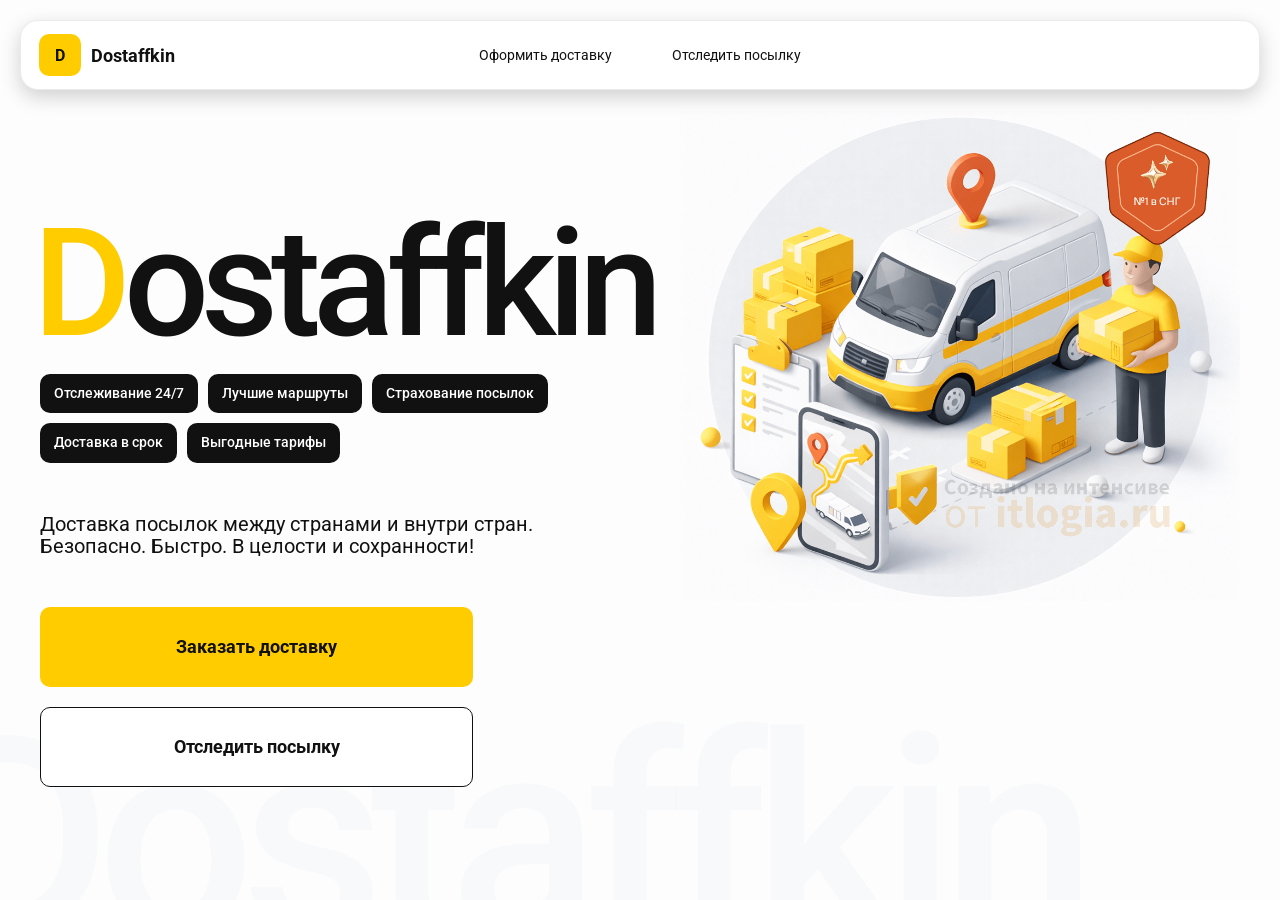
<file: index.html>
<!doctype html>
<html lang="ru">
<head>
    <meta charset="utf-8"/>
    <meta name="viewport" content="width=device-width,initial-scale=1,maximum-scale=1,user-scalable=0"/>
    <title>Dostaffkin — Доставка посылок между странами и внутри стран. Безопасно. Быстро. В целости и сохранности!</title>
    <link href="styles/base.css" rel="stylesheet" />
    <link href="styles/base_adaptive.css" rel="stylesheet" />
    <link href="styles/index.css" rel="stylesheet" />
    <link href="styles/index_adaptive.css" rel="stylesheet" />
</head>
<body>
  <div class="container">
    <header class="header">
      <a class="header-brand" href="#">
        <div class="header-logo">D</div>
        <div class="header-title">Dostaffkin</div>
      </a>
      <nav class="header-menu">
        <a class="header-link" href="./order.html">Оформить <span>доставку</span></a>
        <a class="header-link" href="./track.html">Отследить <span>посылку</span></a>
      </nav>
    </header>
    <main class="main">
    <section class="main-info">
      <div class="main-title">
        <span>D</span>ostaffkin
      </div>
      <div class="main-features">
        <div class="main-feature">Отслеживание 24/7</div>
        <div class="main-feature">Лучшие маршруты</div>
        <div class="main-feature">Страхование посылок</div>
        <div class="main-feature">Доставка в срок</div>
        <div class="main-feature">Выгодные тарифы</div>
      </div>

      <div class="main-description">
        Доставка посылок между странами и внутри стран.
        Безопасно. Быстро. В целости и сохранности!
      </div>

      <div class="main-actions">
          <a class="button" type="button" href="./order.html">Заказать доставку</a>
          <a class="button button-white" type="button" href="./track.html">Отследить посылку</a>
      </div>
    </section>
    <div class="main-title-ghost">Dostaffkin</div>

    <section class="main-image">
      <img src="images/main-image.png" alt="Main image"/>
    </section>

    </main>
  </div>
</body>
</html>
</file>
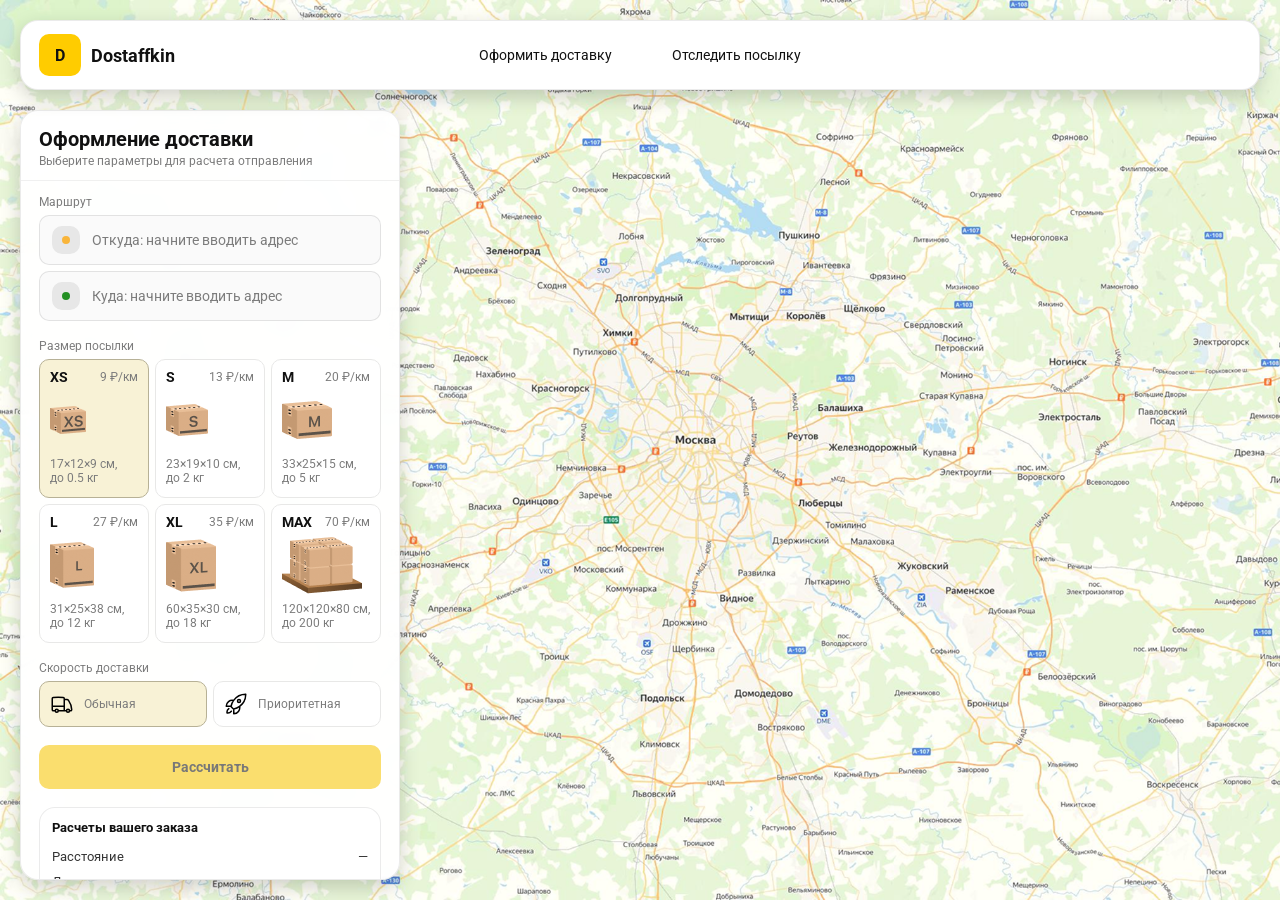
<file: order.html>
<!doctype html>
<html lang="ru">
<head>
    <meta charset="utf-8"/>
    <meta name="viewport" content="width=device-width,initial-scale=1,maximum-scale=1,user-scalable=0"/>
    <title>Оформление доставки</title>

    <link rel="stylesheet" href="styles/base.css"/>
    <link rel="stylesheet" href="styles/base_adaptive.css"/>

    <link rel="stylesheet" href="styles/order.css"/>
    <link rel="stylesheet" href="styles/order_adaptive.css"/>
</head>
<body>
    <div id="map"></div>
    <header class="header">
      <a class="header-brand" href="./index.html">
        <div class="header-logo">D</div>
        <div class="header-title">Dostaffkin</div>
      </a>
      <nav class="header-menu">
        <a class="header-link" href="#">Оформить <span>доставку</span></a>
        <a class="header-link" href="./track.html">Отследить <span>посылку</span></a>
      </nav>
    </header>
    <aside class="main" id="sidebar">
      <div class="main-header">
        <div class="main-title">Оформление доставки</div>
        <div class="main-text">Выберите параметры для расчета отправления</div>
      </div>
      <div class="main-content">
        <div class="main-route">
            <div class="main-block-title">Маршрут</div>
            <div class="main-fields">
              <div class="main-field" id="fromField">
                <div class="main-pin"></div>
                <input id="from" placeholder="Откуда: начните вводить адрес" autocomplete="off"/>
                <div class="main-ac" id="fromAc" role="listbox" aria-label="Подсказки адресов"></div>
              </div>

              <div class="main-field" id="toField">
                <div class="main-pin"></div>
                <input id="to" placeholder="Куда: начните вводить адрес" autocomplete="off"/>
                <div class="main-ac" id="toAc" role="listbox" aria-label="Подсказки адресов"></div>
              </div>
            </div>
          </div>

          <div class="main-package">
            <div class="main-block-title">Размер посылки</div>

            <div class="main-sizes">
                <div class="main-size-card is-active" data-value="xs">
                    <div class="main-size-top">
                        <div class="main-size-label">XS</div>
                        <div class="main-size-rate">9 ₽/км</div>
                    </div>
                    <div class="main-size-media">
                        <img src="images/sizes/xs.png" alt="Короб XS"/>
                    </div>
                    <div class="main-size-description">17×12×9 см,<br>до 0.5 кг</div>
                </div>

                <div class="main-size-card" data-value="s">
                    <div class="main-size-top">
                        <div class="main-size-label">S</div>
                        <div class="main-size-rate">13 ₽/км</div>
                    </div>
                    <div class="main-size-media">
                        <img src="images/sizes/s.png" alt="Короб S"/>
                    </div>
                    <div class="main-size-description">23×19×10 см,<br>до 2 кг</div>
                </div>

                <div class="main-size-card" data-value="m">
                    <div class="main-size-top">
                        <div class="main-size-label">M</div>
                        <div class="main-size-rate">20 ₽/км</div>
                    </div>
                    <div class="main-size-media">
                        <img src="images/sizes/m.png" alt="Короб M"/>
                    </div>
                    <div class="main-size-description">33×25×15 см,<br>до 5 кг</div>
                </div>

                <div class="main-size-card" data-value="l">
                    <div class="main-size-top">
                        <div class="main-size-label">L</div>
                        <div class="main-size-rate">27 ₽/км</div>
                    </div>
                    <div class="main-size-media">
                        <img src="images/sizes/l.png" alt="Короб L"/>
                    </div>
                    <div class="main-size-description">31×25×38 см,<br>до 12 кг</div>
                </div>

                <div class="main-size-card" data-value="xl">
                    <div class="main-size-top">
                        <div class="main-size-label">XL</div>
                        <div class="main-size-rate">35 ₽/км</div>
                    </div>
                    <div class="main-size-media">
                        <img src="images/sizes/xl.png" alt="Короб XL"/>
                    </div>
                    <div class="main-size-description">60×35×30 см,<br>до 18 кг</div>
                </div>

                <div class="main-size-card" data-value="max">
                    <div class="main-size-top">
                        <div class="main-size-label">MAX</div>
                        <div class="main-size-rate">70 ₽/км</div>
                    </div>
                    <div class="main-size-media main-size-media-palleta">
                        <img src="images/sizes/max.png" alt="Паллета"/>
                    </div>
                    <div class="main-size-description">120×120×80 см,<br>до 200 кг</div>
                </div>
              </div>
            </div>
            <div class="main-speed">
              <div class="main-block-title">Скорость доставки</div>

              <div class="main-speeds">
                  <div class="main-speed-card is-active" data-value="regular">
                      <img class="main-speed-media" src="images/icons/regular.svg" alt="Regular"/>
                      <div class="main-speed-description">Обычная</div>
                  </div>
                  <div class="main-speed-card" data-value="fast">
                      <img class="main-speed-media" src="images/icons/fast.svg" alt="Fast"/>
                      <div class="main-speed-description">Приоритетная</div>
                  </div>

              </div>
          </div>
            <div class="main-calculate-block">
                <button id="calc" class="button calculate-button" type="button" disabled>Рассчитать</button>
            </div>

            <div class="main-result" id="result">
              <div class="main-result-title">Расчеты вашего заказа</div>
              <div class="main-result-lines">
                  <div class="main-result-line"><span>Расстояние</span><span id="distanceValue">—</span></div>
                  <div class="main-result-line"><span>Доставим через</span><span id="durationValue">—</span></div>
                  <div class="main-result-line"><span>Тариф</span><span id="rateValue">—</span></div>
              </div>
              <div class="main-price">
                  <div class="main-price-label">Итого</div>
                  <div class="main-price-value" id="totalValue">—</div>
              </div>
          </div>

          <div class="main-order-box">
            <div class="main-order-form" id="orderForm">
                <div class="main-order-title">Оформление доставки</div>
                <div class="main-block-info-row">
                    <div class="main-block-title">Контакты</div>
                    <div class="order-fields">
                        <div class="main-field">
                            <input id="customerName" placeholder="Ваше имя" autocomplete="off"/>
                        </div>
                        <div class="main-field">
                            <input id="customerPhone" placeholder="Ваш телефон" autocomplete="off" inputmode="tel"/>
                        </div>
                    </div>
                </div>
                <div class="main-block-info-row extra-info">
                    <div class="main-block-title">Дополнительная информация</div>
                    <div class="main-field textarea">
                        <textarea id="comment" placeholder="Детали доставки и комментарии"></textarea>
                    </div>
                </div>
                <button id="submit" class="button main-submit-request" type="button" disabled>Отправить
                    заявку
                </button>
            </div>

            <div class="main-order-success" id="orderSuccess">
                <div class="main-success-icon">✓</div>
                <div class="main-success-title">Заявка отправлена!</div>
                <div class="main-success-title">Номер отправления – <span id="orderId"></span></div>
                <div class="main-success-subtitle">Мы скоро свяжемся с вами</div>
            </div>
        </div>

      </div>
    </aside>
</body>
</html>
</file>
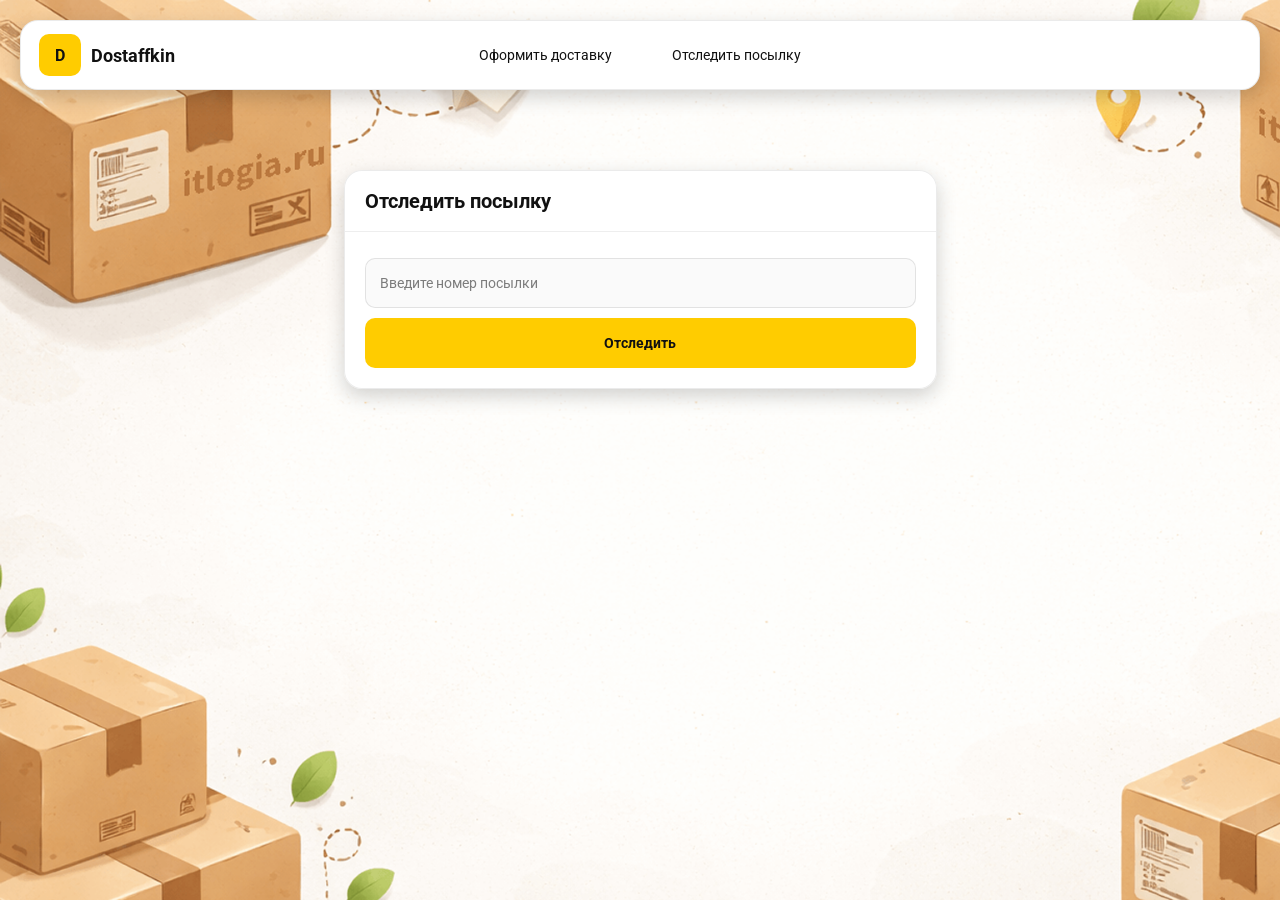
<file: track.html>
<!doctype html>
<html lang="ru">
<head>
    <meta charset="utf-8"/>
    <meta name="viewport" content="width=device-width,initial-scale=1,maximum-scale=1,user-scalable=0"/>
    <title>Отследить посылку</title>
    <link rel="stylesheet" href="styles/base.css"/>
    <link rel="stylesheet" href="styles/base_adaptive.css"/>

    <link rel="stylesheet" href="styles/track.css"/>
    <link rel="stylesheet" href="styles/track_adaptive.css"/>
</head>
<body>
  <div class="container">
    <header class="header">
      <a class="header-brand" href="./index.html">
        <div class="header-logo">D</div>
        <div class="header-title">Dostaffkin</div>
      </a>
      <nav class="header-menu">
        <a class="header-link" href="./order.html">Оформить <span>доставку</span></a>
        <a class="header-link" href="#">Отследить <span>посылку</span></a>
      </nav>
    </header>
    <main class="track-content">
      <section class="track-card track-search">
          <div class="track-title">Отследить посылку</div>
          <div class="track-action">
              <div class="main-field track-field">
                  <input id="trackNumber" placeholder="Введите номер посылки" autocomplete="off"/>
              </div>
              <button id="trackButton" class="button track-button" type="button">Отследить</button>
          </div>
      </section>
      <section class="track-card track-result" id="trackResult">
          <div class="track-result-header">
              <div class="track-id" id="trackIdValue"></div>
              <div class="track-routes">
                  <div class="track-route">
                      <div class="track-route-pin">
                          <svg xmlns="http://www.w3.org/2000/svg" fill="none" viewBox="0 0 24 24" stroke-width="1.5"
                               stroke="orange" class="size-6">
                              <path stroke-linecap="round" stroke-linejoin="round"
                                    d="M15 10.5a3 3 0 1 1-6 0 3 3 0 0 1 6 0Z"/>
                              <path stroke-linecap="round" stroke-linejoin="round"
                                    d="M19.5 10.5c0 7.142-7.5 11.25-7.5 11.25S4.5 17.642 4.5 10.5a7.5 7.5 0 1 1 15 0Z"/>
                          </svg>
                      </div>
                      <div class="track-route-address" id="trackFromValue">
                          Откуда: Москва, улица Арбат, 1
                      </div>
                  </div>
                  <div class="track-route track-route-arrow">
                      <svg xmlns="http://www.w3.org/2000/svg" fill="none" viewBox="0 0 24 24" stroke-width="1.5"
                           stroke="currentColor" class="size-6">
                          <path stroke-linecap="round" stroke-linejoin="round"
                                d="M19.5 13.5 12 21m0 0-7.5-7.5M12 21V3"/>
                      </svg>
                  </div>
                  <div class="track-route">
                      <div class="track-route-pin">
                          <svg xmlns="http://www.w3.org/2000/svg" fill="none" viewBox="0 0 24 24" stroke-width="1.5"
                               stroke="green" class="size-6">
                              <path stroke-linecap="round" stroke-linejoin="round"
                                    d="M15 10.5a3 3 0 1 1-6 0 3 3 0 0 1 6 0Z"/>
                              <path stroke-linecap="round" stroke-linejoin="round"
                                    d="M19.5 10.5c0 7.142-7.5 11.25-7.5 11.25S4.5 17.642 4.5 10.5a7.5 7.5 0 1 1 15 0Z"/>
                          </svg>
                      </div>
                      <div class="track-route-address" id="trackToValue">
                          Куда: Минск, проспект Независимости, 58
                      </div>
                  </div>
              </div>
          </div>
          <div class="track-info">
              <div class="track-status-title">Статус данной посылки:</div>
              <div class="track-status-list" id="trackStatusList">


                  <div class="track-status created">
                      <img src="images/icons/created.svg" class="track-status-icon" alt="Created">
                      <div class="track-status-text">
                          <div class="track-status-text-state">Создан</div>
                          <div class="track-status-text-date">10.01.2026</div>
                      </div>
                  </div>

                  <div class="track-status in-way">
                      <img src="images/icons/in-way.svg" class="track-status-icon" alt="In way">
                      <div class="track-status-text">
                          <div class="track-status-text-state">В пути: Москва</div>
                          <div class="track-status-text-date">18.01.2026</div>
                      </div>
                  </div>

                  <div class="track-status ready">
                      <img src="images/icons/ready.svg" class="track-status-icon" alt="Ready">
                      <div class="track-status-text">
                          <div class="track-status-text-state">Готов к выдаче</div>
                          <div class="track-status-text-date">25.01.2026</div>
                      </div>
                  </div>

                  <div class="track-status done">
                      <img src="images/icons/done.svg" class="track-status-icon" alt="Done">
                      <div class="track-status-text">
                          <div class="track-status-text-state">Вручен</div>
                          <div class="track-status-text-date">27.01.2026</div>
                      </div>
                  </div>

              </div>
          </div>
      </section>

    </main>

  </div>
</body>
</html>
</file>
<file: styles/base.css>
*, *::before, *::after {
    box-sizing: border-box;
}

@font-face {
    font-family: "Roboto";
    src: url("../fonts/Roboto-Regular.ttf");
    font-weight: normal;
}

@font-face {
    font-family: "Roboto";
    src: url("../fonts/Roboto-Bold.ttf");
    font-weight: bold;
}

@font-face {
    font-family: "Roboto";
    src: url("../fonts/Roboto-Medium.ttf");
    font-weight: 500;
}


html, body {
    margin: 0;
    color: #111111;
    font-family: "Roboto", sans-serif;
}

body {
    background: #FDFDFD;
}

.header {
    border-radius: 18px;
    box-shadow: 0 7px 20px 0 #0000002E;
    backdrop-filter: blur(10px);
    background: #ffffff;
    left: 20px;
    border: 1px solid rgba(0, 0, 0, 0.08);
    position: fixed;
    right: 20px;
    top: 20px;
    padding: 14px 18px;
    height: 70px;
    display: flex;
    align-items: center;
    z-index: 6;
}

.header-brand {
    display: flex;
    align-items: center;
    text-decoration: none;
    gap: 10px;
}

.header-logo {
    width: 42px;
    height: 42px;
    border-radius: 10px;
    background: #FFCC00;
    display: grid;
    place-items: center;
    font-weight: bold;
    color: #111;
}

.header-title {
    font-size: 18px;
    font-weight: bold;
    color: #111111;
    text-decoration: none;
}

.header-menu {
    display: flex;
    align-items: center;
    gap: 60px;
    margin: 0;
    position: absolute;
    left: 50%;
    transform: translateX(-50%);
}

.header-link {
    font-size: 14px;
    color: #111111;
    text-decoration: none;
}

.main-actions {
    margin-top: 50px;
    display: flex;
    flex-direction: column;
    gap: 20px;
}

.button {
    border: 0;
    outline: none;
    height: 44px;
    border-radius: 10px;
    font-size: 14px;
    font-weight: bold;
    cursor: pointer;
    font-family: inherit;
    transition: transform .08s ease, opacity .12s ease;
    background: #FFCC00;
    color: #111111;
    text-align: center;
    text-decoration: none;
}

.button:hover {
    background-color: #E5BC19;
}

.button:disabled {
    cursor: not-allowed;
    background-color: #FADE6E;
    color: #787878;
    transform: none;
}

.button.button-white {
    background: #ffffff;
    border: 1px solid #111111;
}

.button.button-white:hover {
    background: rgb(241 241 241);
}

.main-field {
    display: flex;
    align-items: center;
    margin-top: 6px;
    gap: 10px;
    border: 1px solid #1111111A;
    background: #FAFAFA;
    border-radius: 10px;
    padding: 10px 12px;
    position: relative;
    box-sizing: border-box;
    height: 50px;
}

.main-field.textarea {
    height: auto;
}

.main-pin {
    width: 28px;
    height: 28px;
    border-radius: 10px;
    background: rgba(17, 17, 17, 0.08);
    display: grid;
    place-items: center;
    flex: 0 0 auto;
    position: relative;
}

.main-pin::before {
    content: "";
    width: 8px;
    height: 8px;
    border-radius: 999px;
    background: orange;
    opacity: .75;
    display: block;
}

.main-field:last-child .main-pin::before {
    background: green;
    opacity: .85;
}

input, textarea {
    width: 100%;
    border: 0;
    outline: none;
    background: transparent;
    font-size: 14px;
    color: #111111;
    font-family: inherit;
}

textarea {
    resize: vertical;
    min-height: 72px;
    padding: 2px 0;
}

input::placeholder, textarea::placeholder {
    color: #7C7C7C;
}

.main-field:focus-within {
    border-color: rgba(0, 0, 0, 0.20);
    box-shadow: 0 0 0 4px rgba(255, 204, 0, 0.35);
    background: rgba(255, 255, 255, 0.75);
}
</file>
<file: styles/base_adaptive.css>
@media (max-width: 767px) {
    .header {
        left: 10px;
        right: 10px;
        top: 10px;
    }

    .header-link span {
        display: none;
    }

    .header-menu {
        gap: 20px;
        justify-content: flex-start;
        margin: 0 0 0 30px;
        position: static;
        transform: none;
    }
}

@media (max-width: 420px) {
    .header-title {
        display: none;
    }
}

@media (max-width: 374px) {
    .header-menu {
        gap: 10px;
        margin: 0 0 0 10px;
    }
}
</file>
<file: styles/index.css>
.container {
    overflow: hidden;
    min-height: 100vh;
}

.main {
    padding: 111px 40px 40px;
    position: relative;
    display: flex;
}

.main-info {
    max-width: 840px;
    width: 100%;
    position: relative;
}

.main-title {
    margin-top: 98px;
    font-weight: 500;
    font-size: 200px;
    line-height: 1;
    letter-spacing: -0.05em;
    color: #111111;
    left: -15px;
    position: relative;
}

.main-title span {
    color: #ffcc00;
}

.main-features {
    margin-top: 15px;
    display: flex;
    flex-wrap: wrap;
    gap: 10px;
}

.main-feature {
    background: #111111;
    color: #ffffff;
    padding: 12px 14px;
    font-weight: 500;
    font-size: 14px;
    line-height: 1.1;
    border-radius: 10px;
}

.main-description {
    margin-top: 50px;
    max-width: 500px;
    font-size: 20px;
    line-height: 1.1;
    color: #111111;
}

.main-actions {
    margin-top: 50px;
    display: flex;
    flex-direction: column;
    gap: 20px;
}

.main-actions .button {
    height: 80px;
    width: 433px;
    font-size: 18px;
    font-weight: bold;
    place-items: center;
    display: grid;
}

.main-title-ghost {
    position: absolute;
    z-index: -1;
    left: -70px;
    bottom: -150px;
    font-weight: 500;
    font-size: 278px;
    line-height: 1;
    letter-spacing: -0.05em;
    color: #ECEDF04D;
}

.main-image {
    width: 1024px;
    top: 100px;
    z-index: -2;
}

.main-image img {
    width: 100%;
    max-width: 1024px;
    height: auto;
    display: block;
}
</file>
<file: styles/index_adaptive.css>
@media (max-width: 1760px) {
    .main-title {
        font-size: 150px;
        left: -7px;
    }

    .main-info {
        max-width: 640px;
    }
}

@media (max-width: 1200px) {
    .main-info {
        max-width: 540px;
    }

    .main {
        padding: 111px 20px 20px;
    }

    .main-title {
        font-size: 120px;
        left: -4px;
    }

    .main-title-ghost {
        font-size: 220px;
    }
}

@media (max-width: 1024px) {
    .main-title {
        margin-top: 30px;
    }

    .main {
        flex-direction: column-reverse;
    }

    .main-image {
        max-width: 350px;
        position: absolute;
        left: 370px;
        top: 370px;
    }

    .main-info {
        max-width: 100%;
    }

    .main-actions {
        gap: 10px;
    }

    .main-actions .button {
        height: 50px;
        font-size: 14px;
        width: auto;
        max-width: 300px;
    }

    .main-description {
        max-width: 350px;
    }
}

@media (max-width: 570px) {
    .main-title {
        font-size: 88px;
    }

    .main-description {
        max-width: 100%
    }

    .main-actions {
       width: 100%;
    }

    .main-actions .button {
        width: 100%;
        max-width: 100%
    }

    .main-image {
        max-width: 650px;
        position: absolute;
        left: 170px;
        top: 70px;
        opacity: 0.2;
    }
}

@media (max-width: 400px) {
    .main-title {
        font-size: 70px;
    }
}
</file>
<file: styles/order.css>
#map {
    background-image: url("../images/order-bg.png");
    background-size: cover;
    position: fixed;
    inset: 0;
}

.main {
    border-radius: 18px;
    box-shadow: 0 7px 20px 0 #0000002E;
    backdrop-filter: blur(10px);
    background: rgba(255, 255, 255, 0.96);
    left: 20px;
    border: 1px solid rgba(0, 0, 0, 0.08);
    position: fixed;
    top: 110px;
    bottom: 20px;
    width: 380px;
    display: flex;
    flex-direction: column;
    overflow: hidden;
    z-index: 5;
}

.main-header {
    padding: 18px 18px 12px 18px;
    border-bottom: 1px solid rgba(0, 0, 0, 0.06);
    display: flex;
    flex-direction: column;
}

.main-title {
    font-size: 20px;
    line-height: 100%;
    font-weight: bold;
}

.main-text {
    font-size: 12px;
    margin-top: 5px;
    color: #7C7C7C;
}

.main-content {
    padding: 14px 18px 18px 18px;
    overflow: auto;
    scrollbar-width: none;
    display: flex;
    flex-direction: column;
    gap: 18px;
    flex: 1;
}

.main-block-title {
    font-size: 12px;
    color: #7C7C7C;
}

.main-route .main-block-title,
.main-package .main-block-title {
    margin-bottom: 6px;
}

.main-sizes {
    display: grid;
    gap: 6px;
    grid-template-columns: repeat(3, 1fr);
}

.main-size-card {
    border: 1px solid #E8E8E7;
    background: #FFFFFF;
    border-radius: 10px;
    padding: 10px;
    cursor: pointer;
    user-select: none;
    transition: transform .08s ease, border-color .12s ease, background .12s ease;
    min-height: 139px;
}

.main-size-card:hover {
    transform: translateY(-1px);
}

.main-size-card.is-active {
    background-color: #F8F2D6;
    border-color: #B7B196;
}

.main-size-top {
    display: flex;
    align-items: center;
    justify-content: space-between;
}

.main-size-label {
    font-weight: bold;
    font-size: 14px;
    color: #111111;
    line-height: 100%;
}

.main-size-rate {
    font-size: 12px;
    color: #7C7C7C;
    line-height: 100%;
}

.main-size-media {
    margin-top: 8px;
    height: 57px;
}

.main-size-description {
    margin-top: 8px;
    font-size: 12px;
    color: #7C7C7C;
    line-height: 1.2;
}

.calculate-button {
    width: 100%;
}

.main-result {
    border: 1px solid rgba(0, 0, 0, 0.08);
    background: rgba(255, 255, 255, 0.75);
    border-radius: 16px;
    padding: 12px;
    line-height: 1.25;
}

.main-result-title {
    font-weight: bold;
    font-size: 13px;
    color: #111111;
    margin-bottom: 13px;
}

.main-result-lines {
    gap: 8px;
    display: flex;
    flex-direction: column;
}

.main-result-line {
    font-size: 13px;
    color: rgba(17, 17, 17, 0.85);
    display: flex;
    justify-content: space-between;
}

.main-price {
    margin-top: 18px;
    padding-top: 10px;
    border-top: 1px dashed rgba(0, 0, 0, 0.12);
    display: flex;
    align-items: baseline;
    justify-content: space-between;
}

.main-price-label {
    font-size: 12px;
    color: rgba(17, 17, 17, 0.55);
}

.main-price-value {
    font-size: 20px;
    font-weight: bold;
    color: #111111;
    letter-spacing: -0.3px;
}

.main-order-box {
    background: #ffffff;
    border: 1px solid #E8E8E7;
    border-radius: 10px;
    padding: 12px;
}

.main-order-title {
    margin-bottom: 8px;
    font-weight: bold;
    font-size: 14px;
    color: #111111;
}

.main-block-info {
    display: flex;
    flex-direction: column;
    gap: 6px;
}

.order-fields {
    display: grid;
    grid-template-columns: 1fr 1fr;
    column-gap: 10px;
    margin-top: 6px;
}

.main-block-info-row.extra-info {
    display: block;
    margin-top: 13px;
}

.main-submit-request {
    width: 100%;
    margin-top: 6px;
}

.main-order-success {
    display: none;
    text-align: center;
    padding: 22px 12px;
    gap: 12px;
}

.main-order-success.is-visible {
    display: flex;
    flex-direction: column;
    align-items: center;
}

.main-success-icon {
    width: 56px;
    height: 56px;
    border-radius: 50%;
    background: #16a34a;
    color: #ffffff;
    display: grid;
    place-items: center;
    font-size: 30px;
}

.main-success-title {
    font-size: 14px;
    font-weight: bold;
    color: #111111;
}

.main-success-subtitle {
    font-size: 12px;
    color: rgba(17, 17, 17, 0.55);
    line-height: 1.3;
}

.main-speed .main-block-title {
    margin-bottom: 6px;
}

.main-speeds {
    display: grid;
    gap: 6px;
    grid-template-columns: repeat(2, 1fr);
}

.main-speed-card {
    border: 1px solid #E8E8E7;
    background: #FFFFFF;
    border-radius: 10px;
    padding: 10px;
    cursor: pointer;
    user-select: none;
    transition: transform .08s ease, border-color .12s ease, background .12s ease;
    display: flex;
    align-items: center;
    gap: 10px;
}

.main-speed-card:hover {
    transform: translateY(-1px);
}

.main-speed-card.is-active {
    background-color: #F8F2D6;
    border-color: #B7B196;
}

.main-speed-description {
    font-size: 12px;
    color: #7C7C7C;
    line-height: 1.2;
}
</file>
<file: styles/order_adaptive.css>
@media (max-width: 767px) {
    .main {
        left: 10px;
        right: 10px;
        top: 50%;
        bottom: 12px;
        width: auto;
        max-width: none;
    }
}

@media (max-width: 420px) {
    .main-sizes {
        grid-template-columns: repeat(2, 1fr);
    }
}
</file>
<file: styles/track.css>
.container {
    background: #F4F4F4 url("../images/track-bg.png");
    background-size: cover;
    min-height: 100vh;
    padding: 170px 0 50px 0;
}

.track-content {
    width: 593px;
    margin: 0 auto;
}

.track-card {
    width: 100%;
    border-radius: 18px;
    box-shadow: 0 7px 20px 0 #0000002E;
    backdrop-filter: blur(10px);
    background: rgba(255, 255, 255, 0.96);
    border: 1px solid rgba(0, 0, 0, 0.08);
}

.track-title {
    font-size: 20px;
    line-height: 100%;
    font-weight: bold;
    border-bottom: 1px solid #EEEEEE;
    padding: 20px;
}

.track-action {
    padding: 20px;
}

.track-button {
    width: 100%;
    height: 50px;
}

.track-field {
    margin-bottom: 10px;
}

.track-result {
    margin-top: 5px;
    display: none;
}

.track-result.is-visible {
    display: block;
}

.track-result-header {
    font-weight: bold;
    font-size: 14px;
    color: #111111;
    padding: 20px;
    border-bottom: 1px solid #EEEEEE;
}

.track-id {
    margin-bottom: 12px;
    font-size: 20px;
}

.track-routes {
    display: flex;
    flex-direction: column;
    gap: 10px;
    font-weight: normal;
}

.track-route {
    display: flex;
    align-items: center;
    gap: 10px;
}

.track-route-pin {
    width: 24px;
    height: 24px;
    flex-shrink: 0;
}

.track-route-arrow {
    padding: 15px 0;
    width: 24px;
    height: 24px;
}

.track-info {
    padding: 20px;
}

.track-status {
    display: flex;
    align-items: center;
    font-size: 12px;
    gap: 10px;
}

.track-status-title {
    font-size: 14px;
    color: #111111;
    margin-bottom: 20px;
}

.track-status-list {
    display: flex;
    flex-direction: column;
    gap: 15px;
}

.track-status-icon {
    width: 40px;
    height: 40px;
    border-radius: 50%;
    background: rgba(17, 17, 17, 0.08);
    display: grid;
    place-items: center;
    flex: 0 0 auto;
}

.track-status.created .track-status-icon {
    background-color: #F1CB00;
}

.track-status.in-way .track-status-icon {
    background-color: #F08A11;
}

.track-status.ready .track-status-icon {
    background-color: #A35D0A;
}

.track-status.done .track-status-icon {
    background-color: #37C93B;
}

.track-status-text {
    display: flex;
    align-items: center;
    justify-content: space-between;
    color: #111111;
    font-size: 12px;
    flex: 1;
}

.track-status-date {
    color: rgba(17, 17, 17, 0.55);
}
</file>
<file: styles/track_adaptive.css>
@media (max-width: 767px) {
    .container {
        padding: 130px 0 50px 0;
    }

    .track-content {
        width: 100%;
        padding-left: 10px;
        padding-right: 10px;
    }

    .track-result-header {
        padding: 20px;
    }
}
</file>
